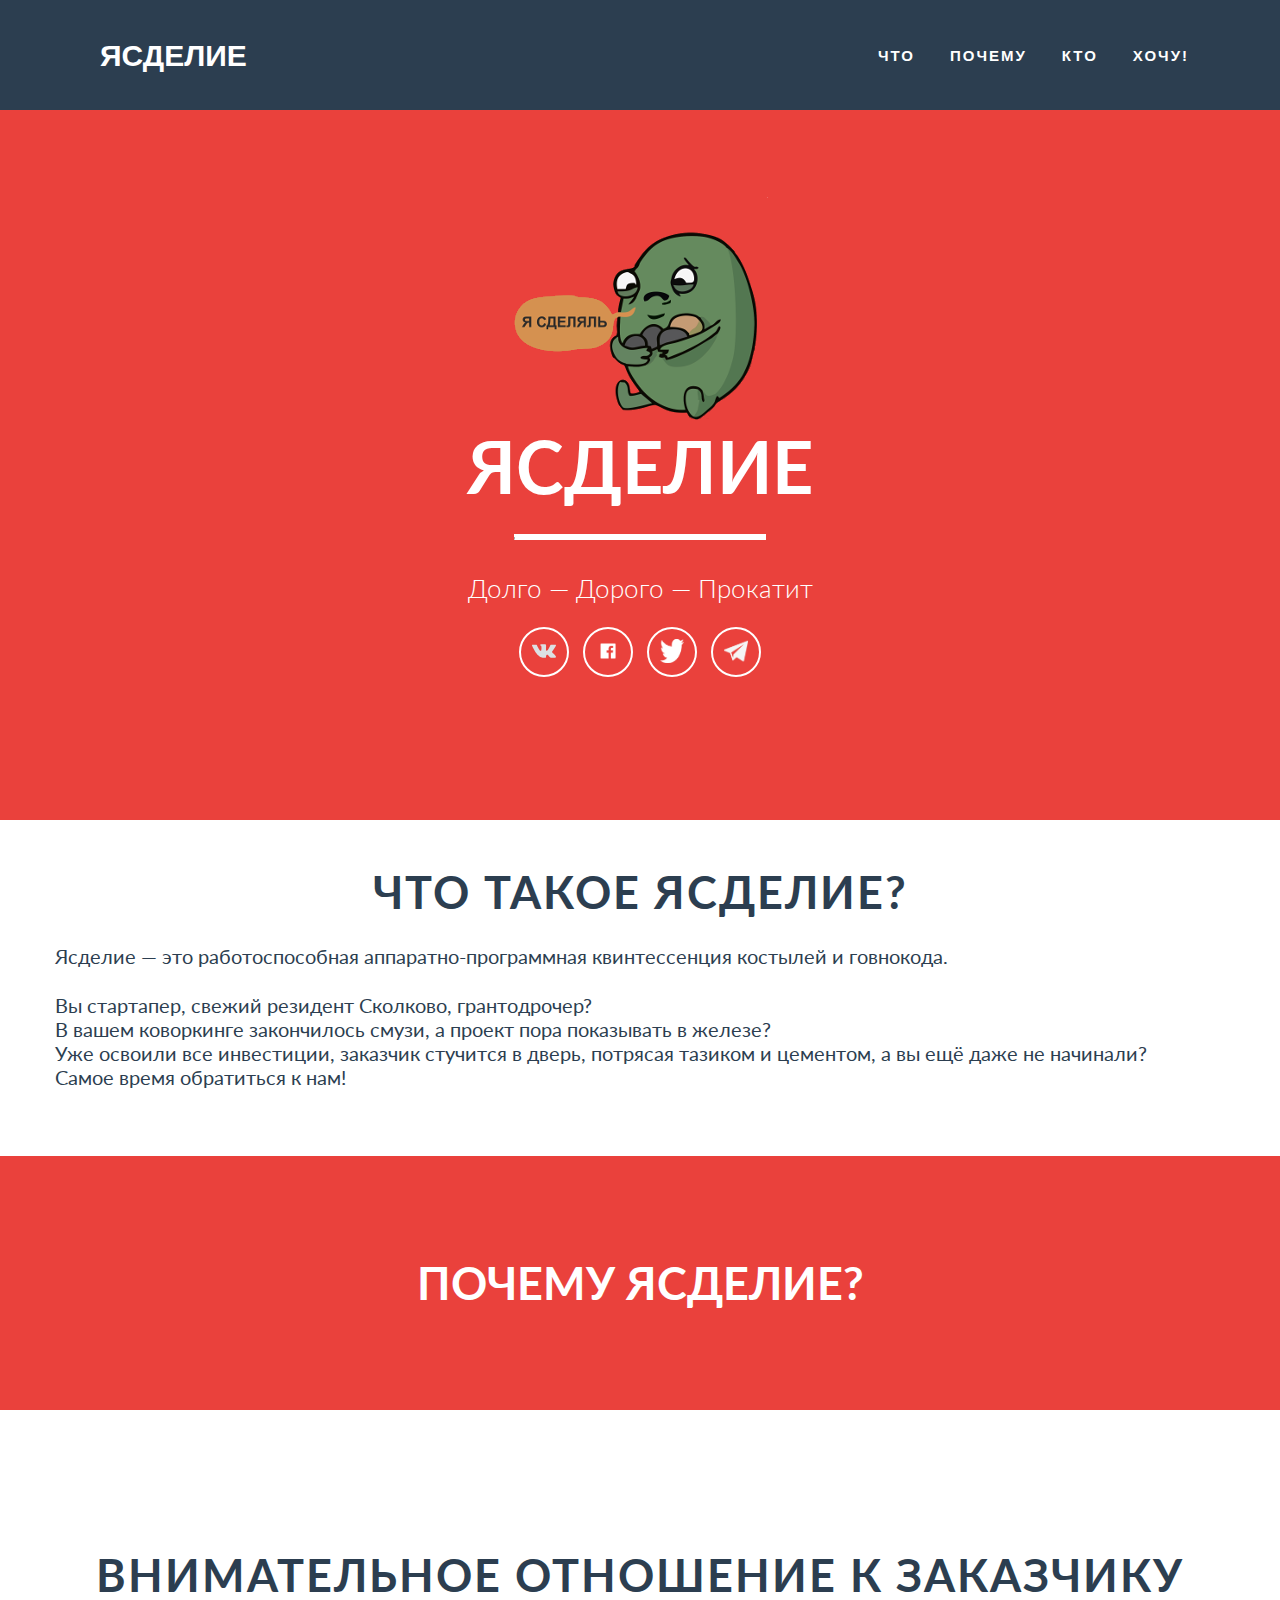
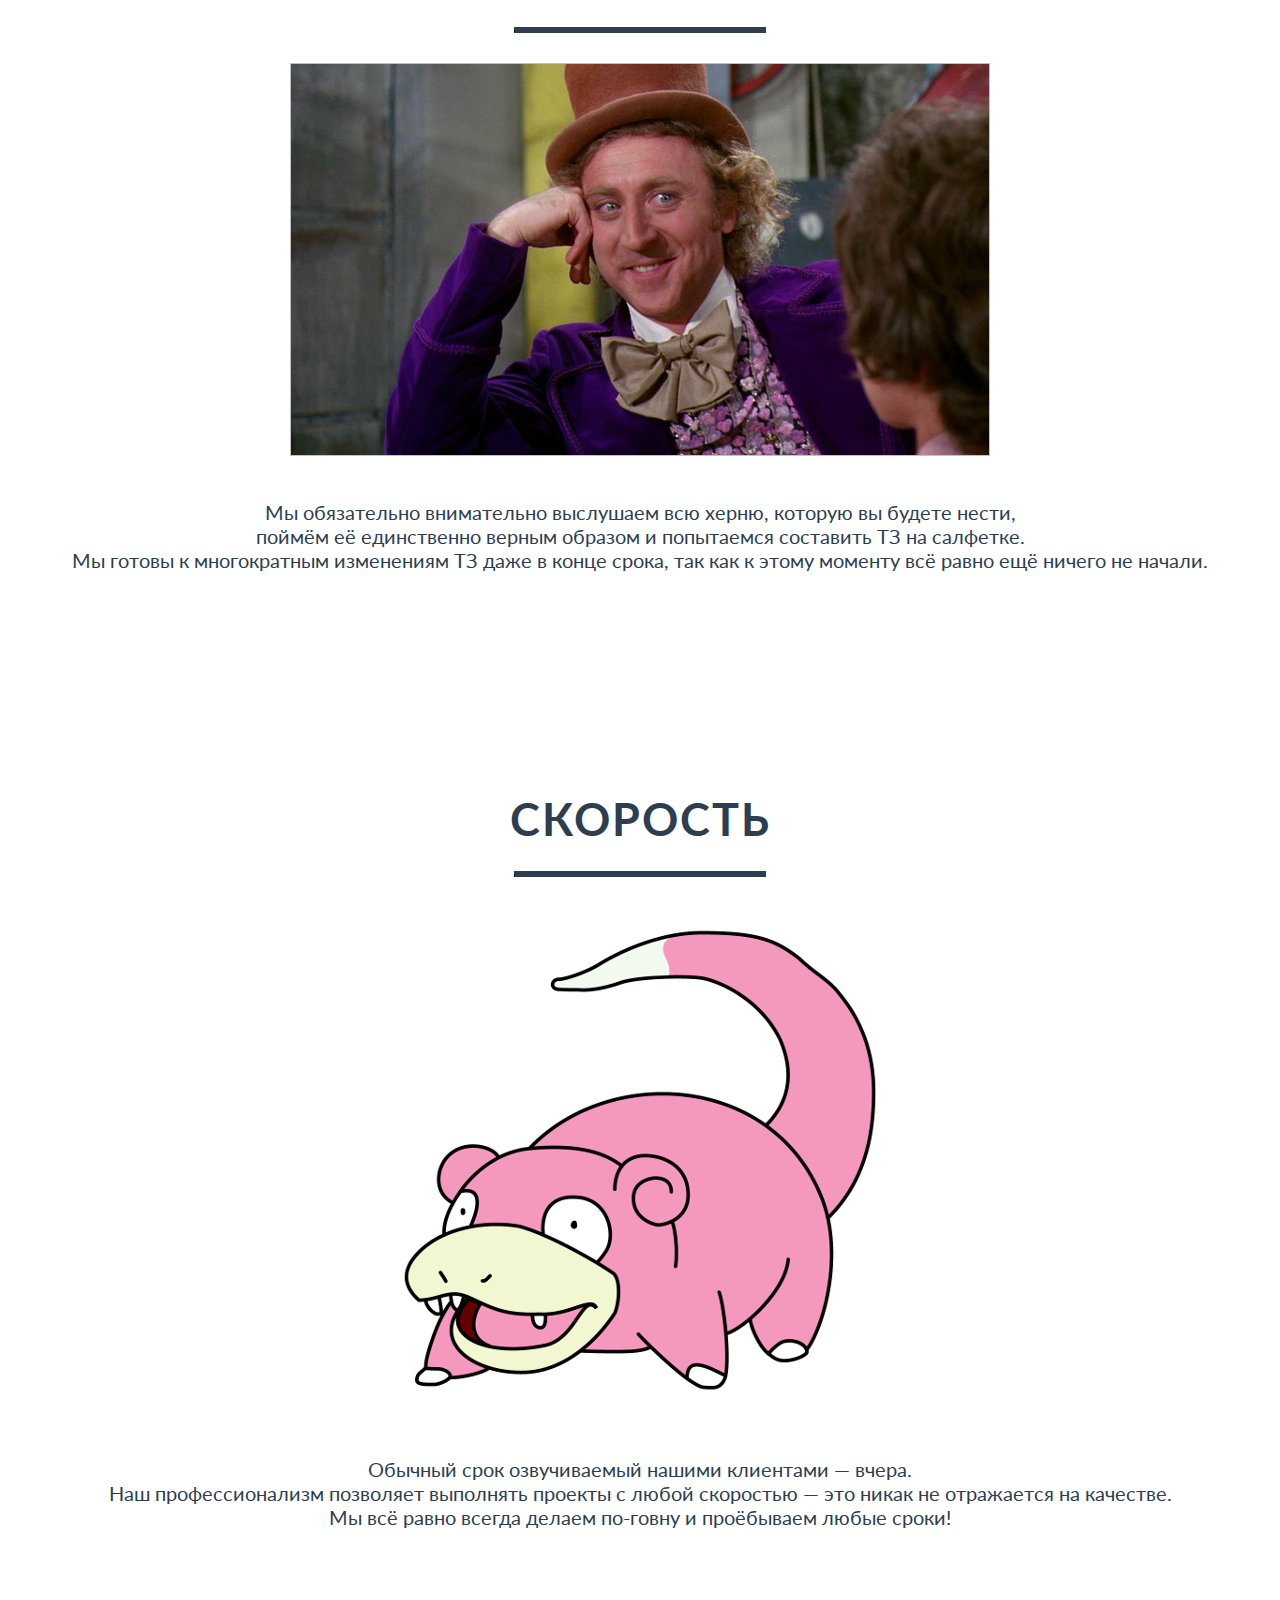
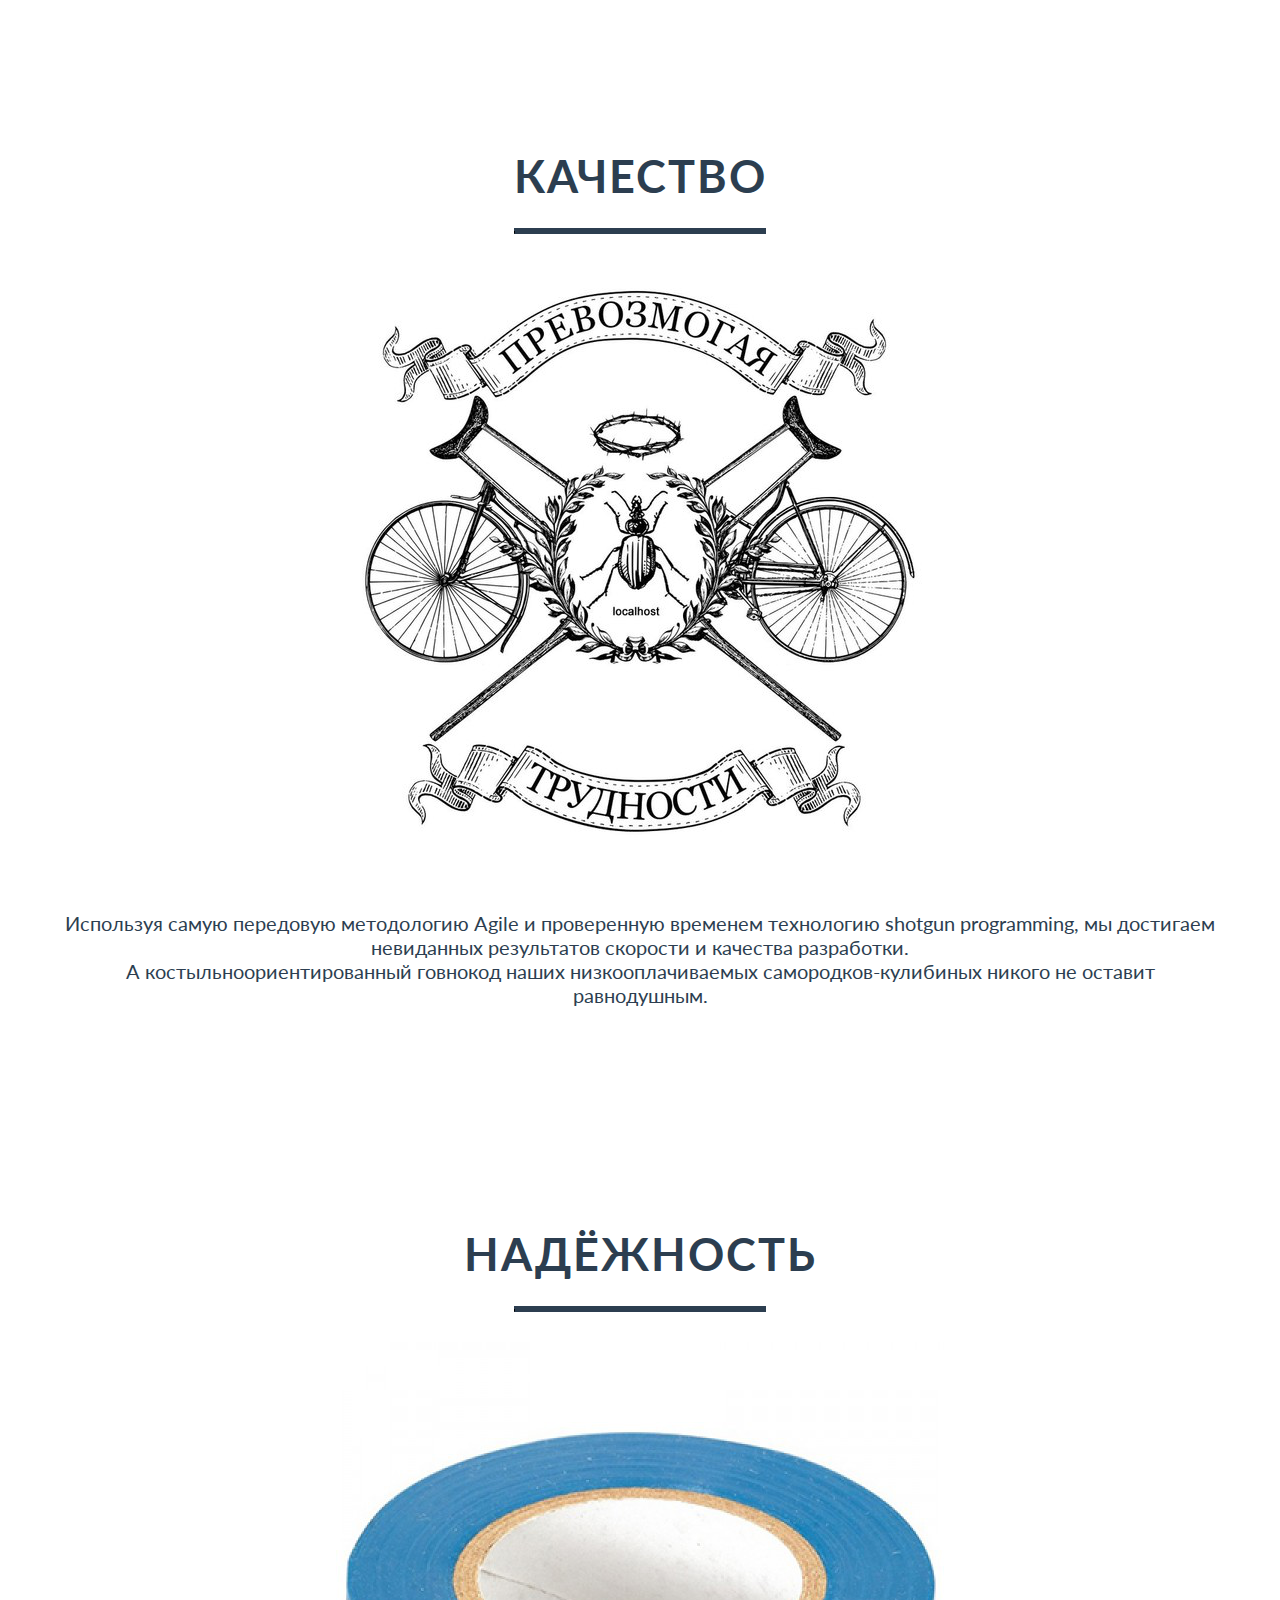
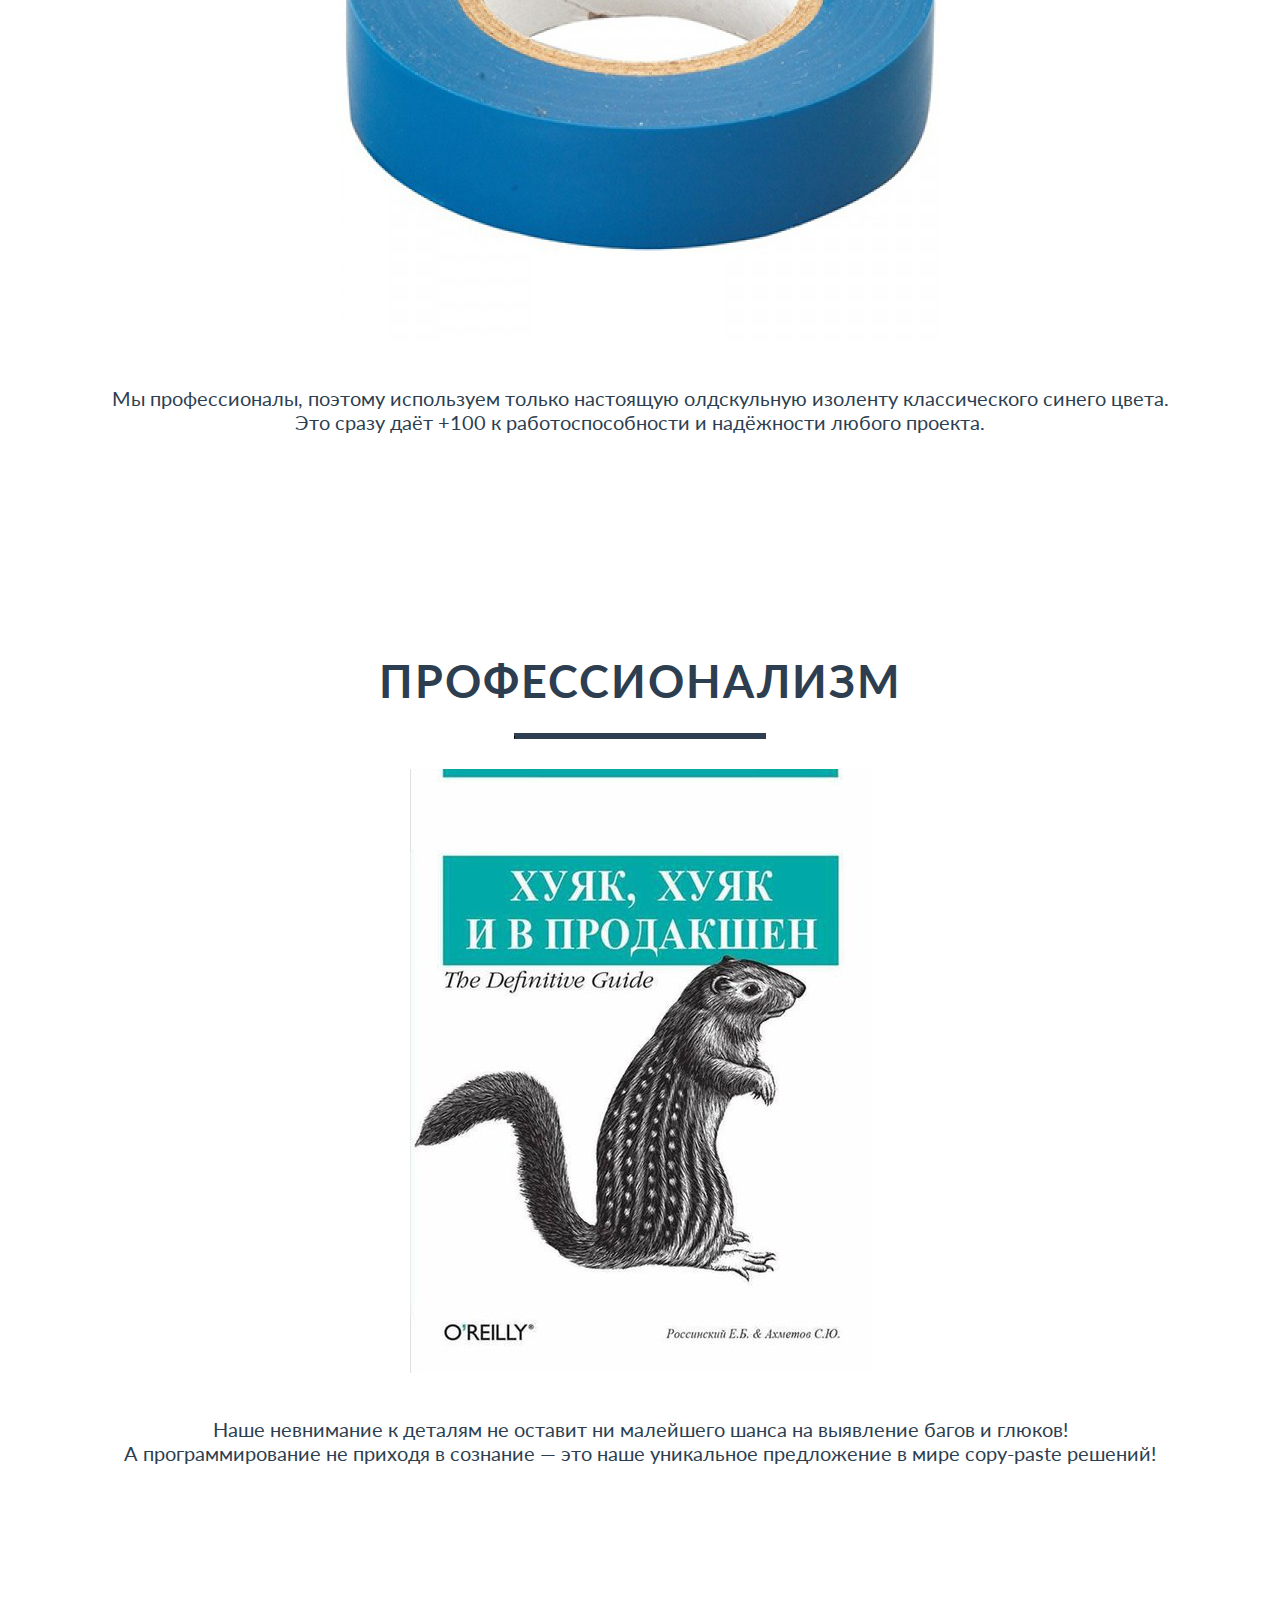
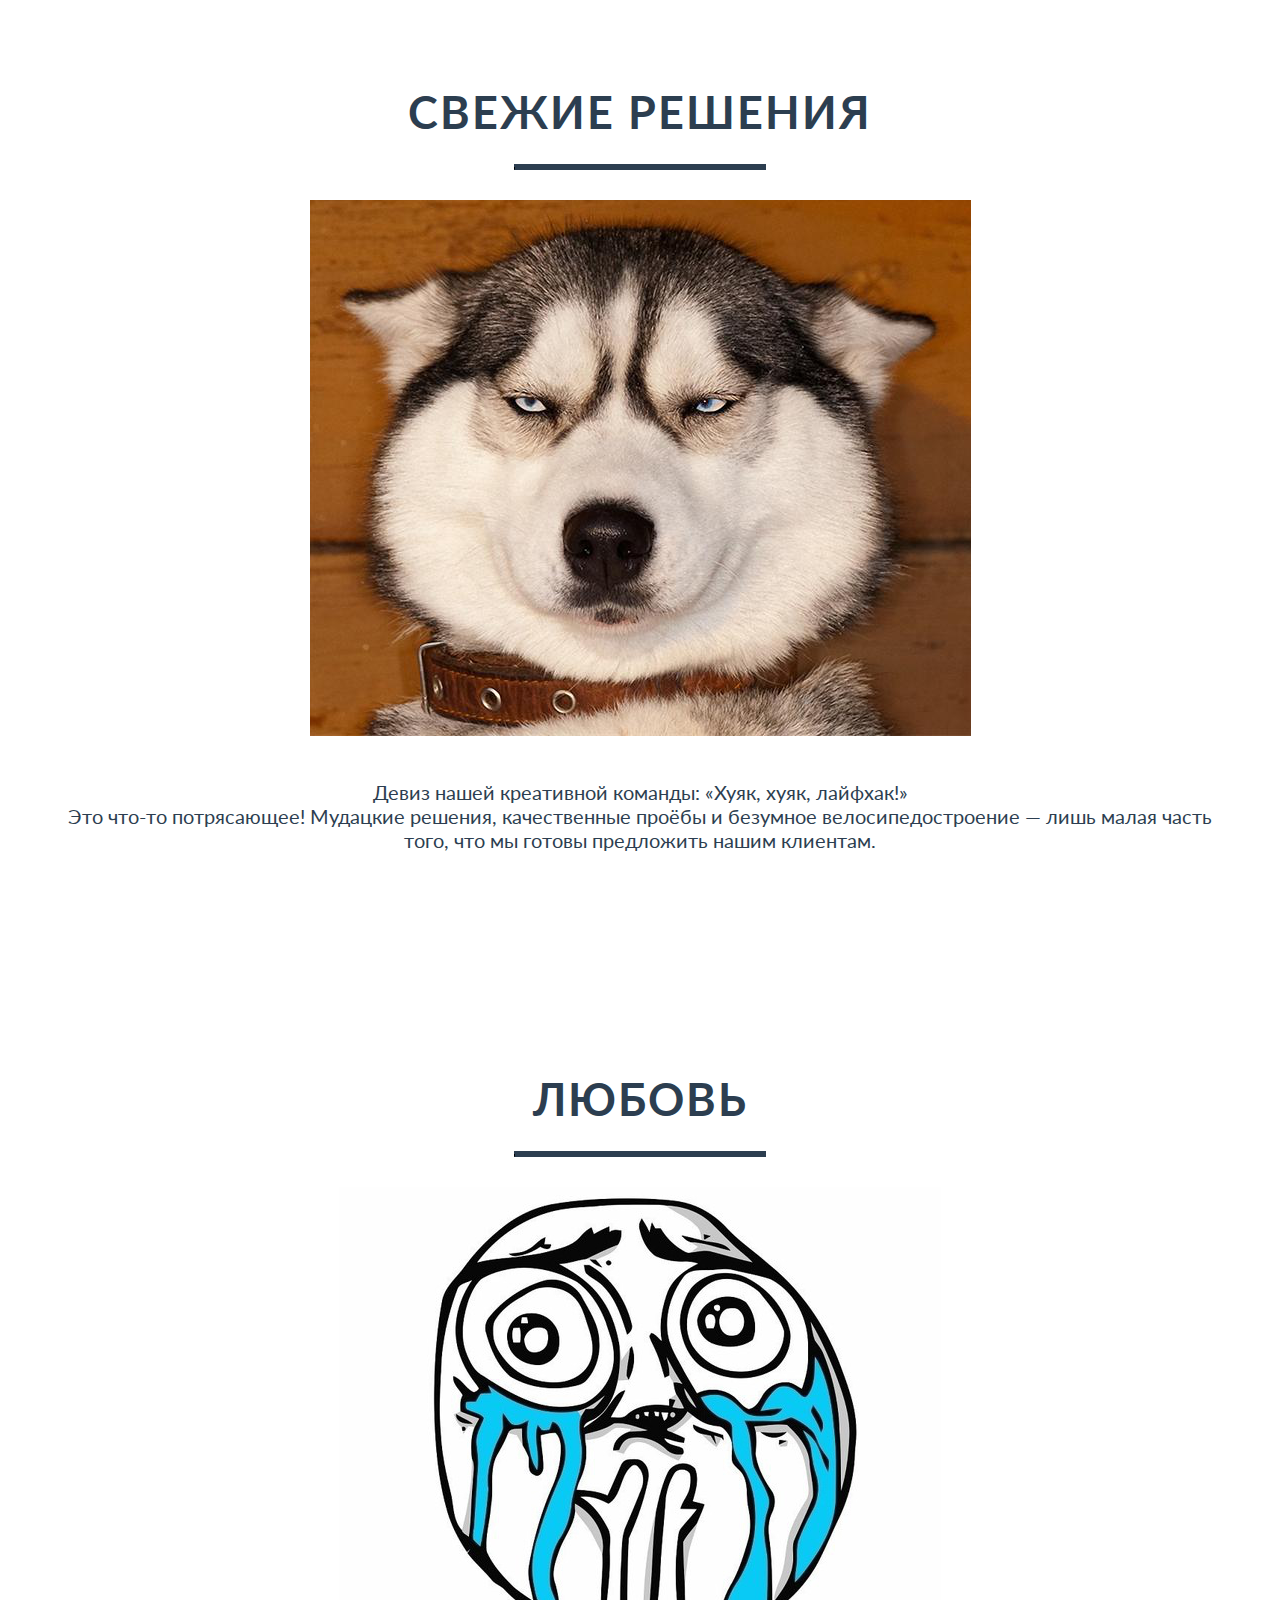
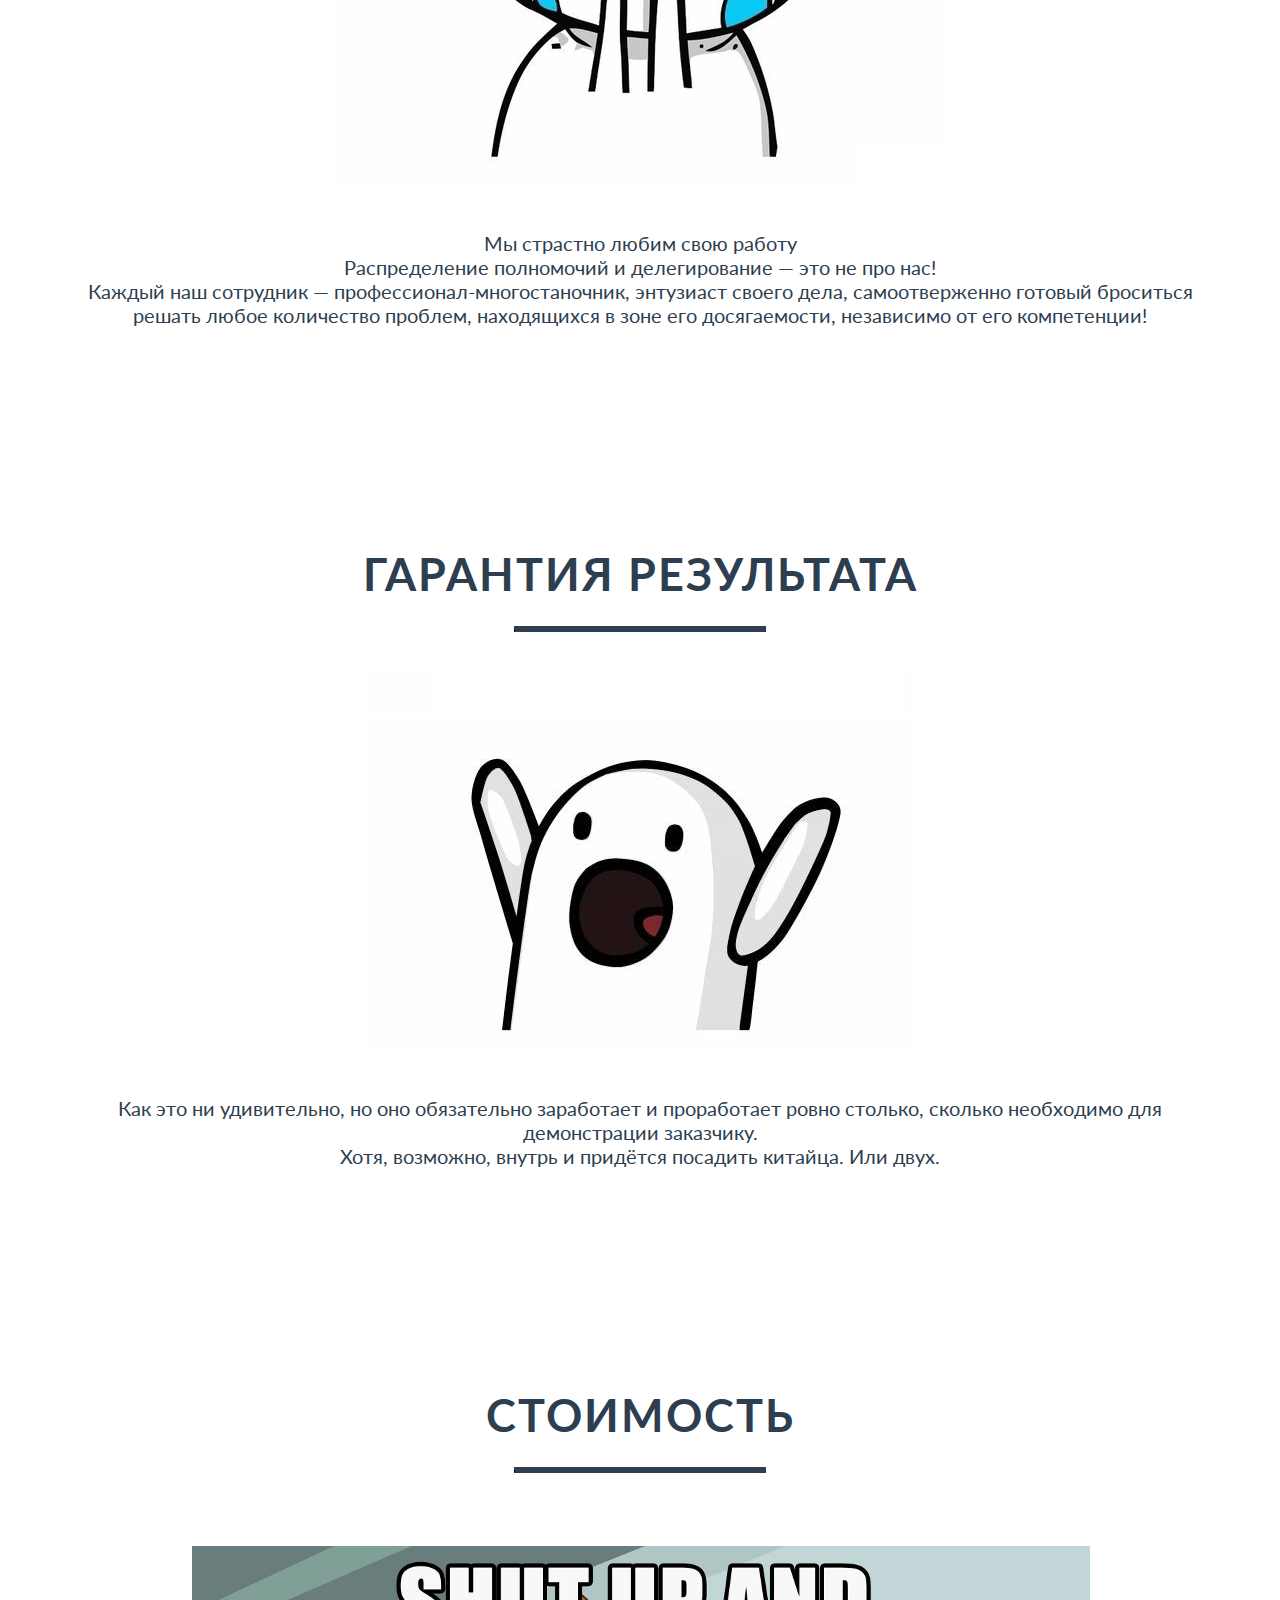
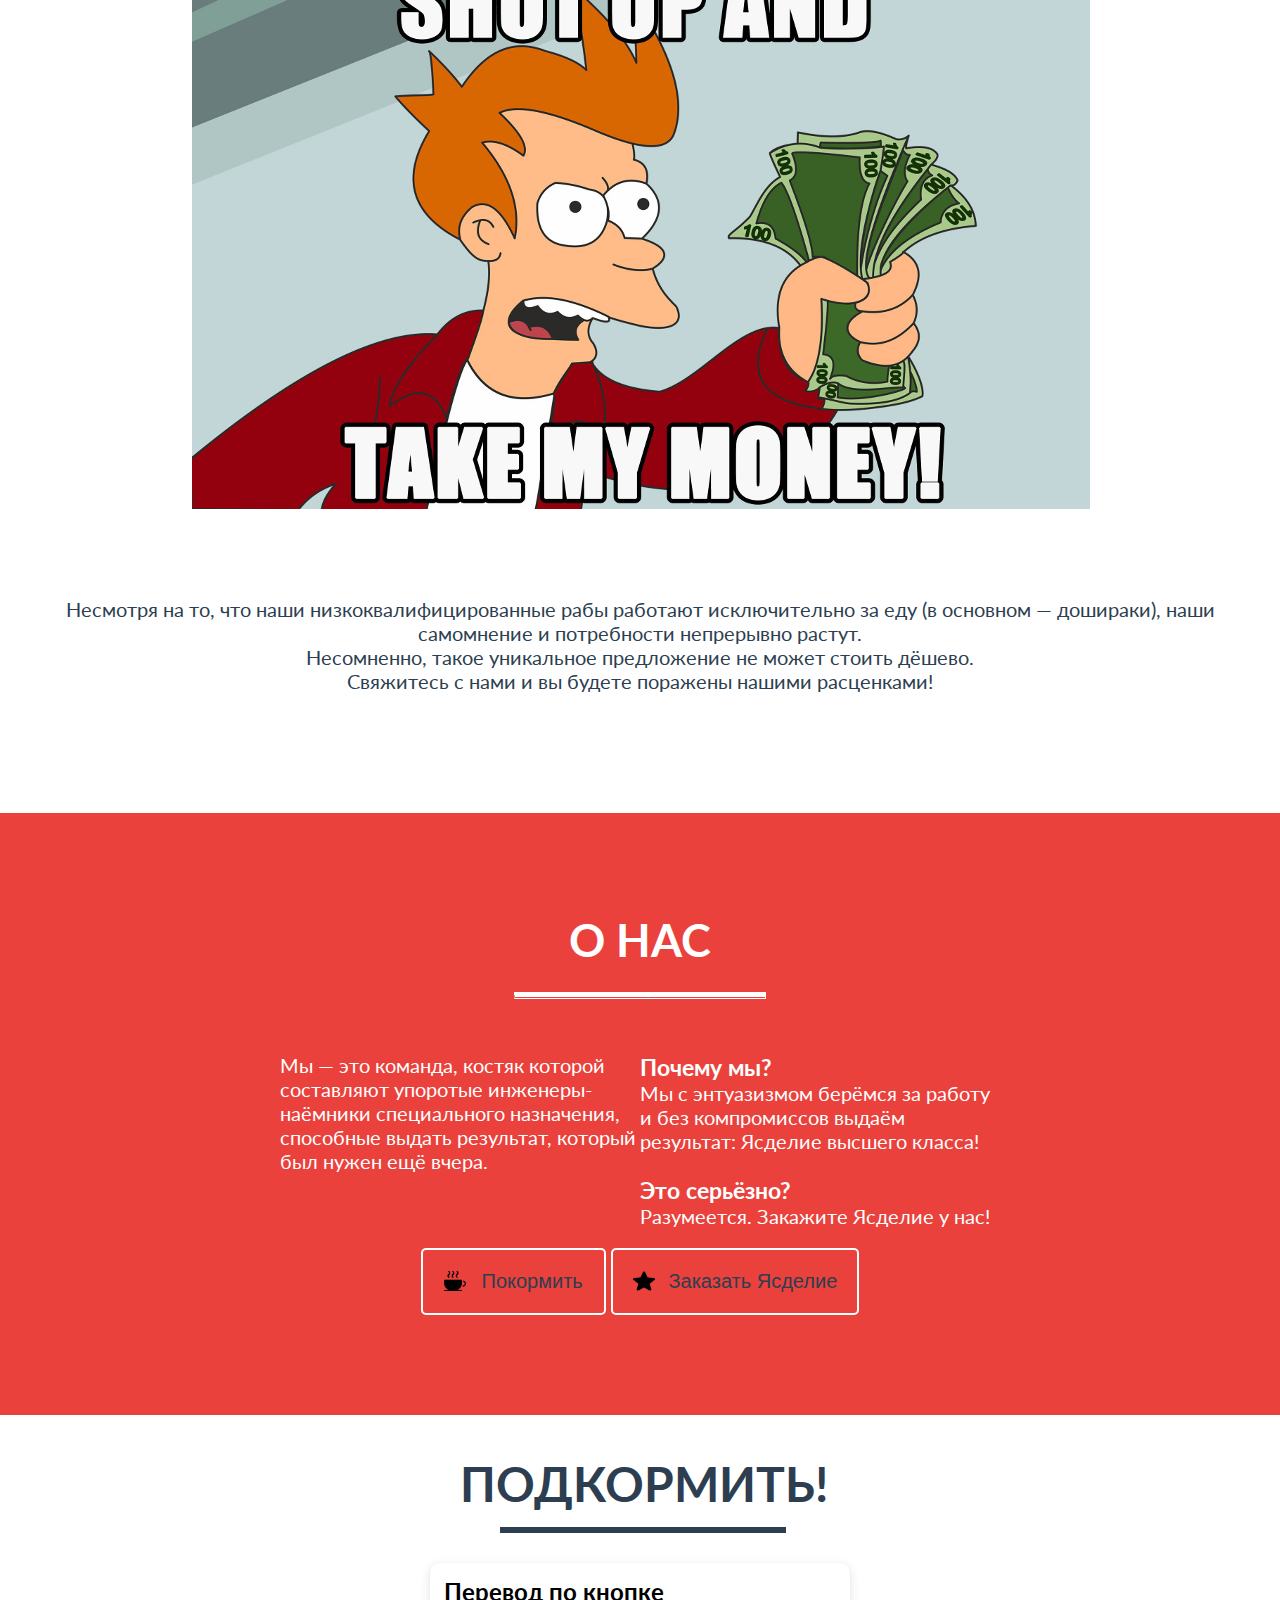
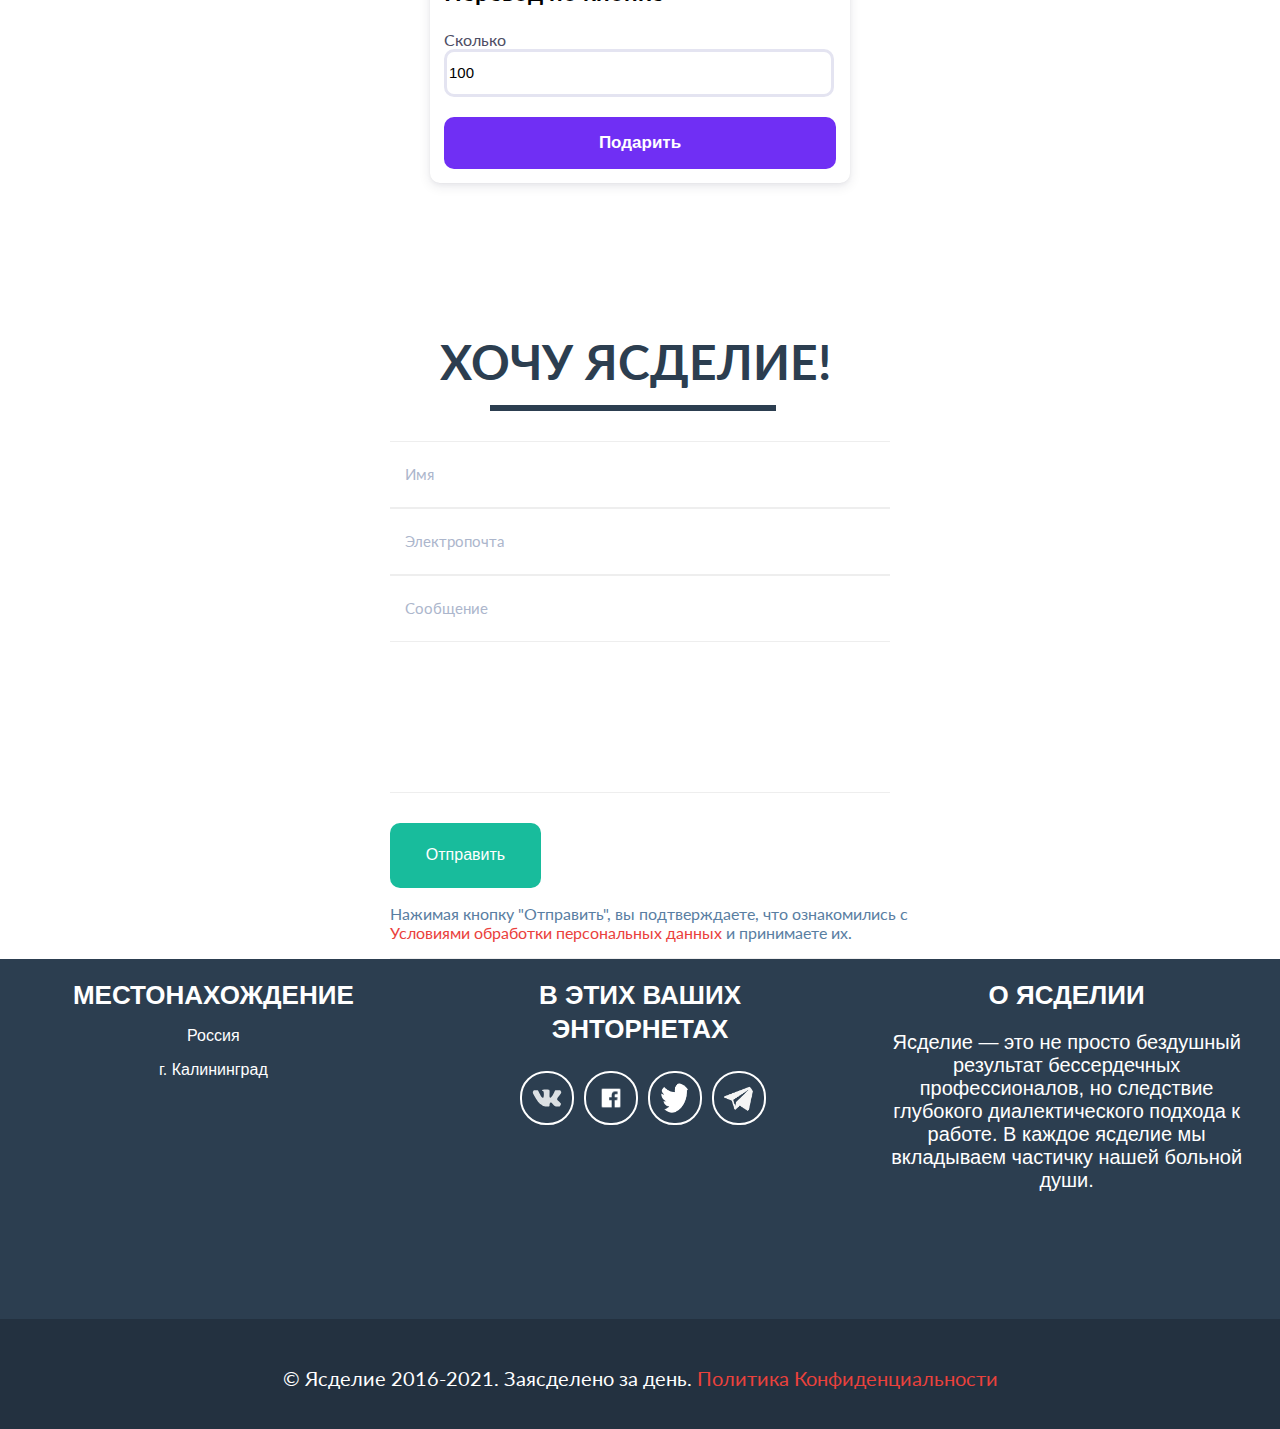
<file: index.html>
<!DOCTYPE html>
<html lang="en">
	<head>
		<meta charset="UTF-8" />
		<meta name="viewport" content="width=device-width, initial-scale=1.0" />
		<title>yasdelie</title>
		<link rel="stylesheet" href="/styles/index.css"/>
    <link rel="stylesheet" href="styles/index.css" />
    <link rel="preconnect" href="https://fonts.googleapis.com">
    <link rel="preconnect" href="https://fonts.gstatic.com" crossorigin>
    <link href="https://fonts.googleapis.com/css2?family=Lato:ital,wght@0,100;0,300;0,400;0,700;0,900;1,100;1,300;1,400;1,700;1,900&family=Roboto:ital,wght@0,100..900;1,100..900&display=swap" rel="stylesheet">
	</head>
	<body class="yasdelie">
		    <header class="yasdelie__header">
            <div class="header-main">
              <button class="header__button-main">Ясделие</button>
              <div class="header__buttons-group">
                <button class="group__button button1">что</button>
                <button class="group__button button2">почему</button>
                <button class="group__button button3">кто</button>
                <button class="group__button button4">хочу!</button>
              </div>
           </div>
           
        </header>
        <section class="header-section">
            <img class="section__image" src="./styles/images/profile.png">
            <div class="section__intro">
              <h2 class="intro__title">
                Ясделие
              </h2>
              <hr class="intro__line line">
              <p class="intro__subtitle">Долго — Дорого — Прокатит</p>
              <div class="intro__buttons">
                <button class="button__intro">
                  <img class="intro__image image-vk" src="./styles/images/vk-social-network-lo.svg">
                </button>
                <button class="button__intro">
                  <img class="intro__image image-f" src="./styles/images/faceb.png">
                </button>
                <button class="button__intro">
                  <img class="intro__image image-twitter" src="./styles/images/twitter.png">
                </button>
                <button class="button__intro">
                  <img class="intro__image image-plane" src="./styles/images/telegram.png">
                </button>
              </div>
            </div>
        </section>
        <section class="yasdelie__whatis">
          <h3 class="whatis__title">Что такое Ясделие?</h3>
          <div class="whatis__text">
            <p class="text__part part1">Ясделие — это работоспособная аппаратно-программная квинтессенция костылей и говнокода.</p>
            <p class="text__part part2">Вы стартапер, свежий резидент Сколково, грантодрочер?</p>
            <p class="text__part part3">В вашем коворкинге закончилось смузи, а проект пора показывать в железе?</p>
            <p class="text__part part4">Уже освоили все инвестиции, заказчик стучится в дверь, потрясая тазиком и цементом, а вы ещё даже не начинали?</p>
            <p class="text__part part5">Самое время обратиться к нам!</p>
          </div>
        </section>
        <section class="yasdelie__why">
          <h2 class="why__title">Почему Ясделие?</h2>
        </section>
        <section class="yasdelie__reasons">
          <div class="reason__yasdelie reason1">
            <h2 class="reason__title">Внимательное отношение к заказчику</h2>
            <hr class="reason__line line">
            <img class="reason__image reason-image1">
            <p class="reason__text">
              <br>Мы обязательно внимательно выслушаем всю херню, которую вы будете нести,
              <br>поймём её единственно верным образом и попытаемся составить ТЗ на салфетке.
              <br>Мы готовы к многократным изменениям ТЗ даже в конце срока, так как к этому моменту всё равно ещё ничего не начали.
            </p>
          </div>
          <div class="reason__yasdelie reason2">
            <h2 class="reason__title">Скорость</h2>
            <hr class="reason__line line">
            <img class="reason__image reason-image2" src="./styles/images/slowpoke.png">
            <p class="reason__text">
              <br>Обычный срок озвучиваемый нашими клиентами — вчера.
              <br>Наш профессионализм позволяет выполнять проекты с любой скоростью — это никак не отражается на качестве.
              <br>Мы всё равно всегда делаем по-говну и проёбываем любые сроки!
            </p>
          </div>
          <div class="reason__yasdelie reason3">
            <h2 class="reason__title">Качество</h2>
            <hr class="reason__line line">
            <img class="reason__image reason-image3" src="./styles/images/prevozmogaya-trudnosti.png">
            <p class="reason__text">
              <br>Используя самую передовую методологию Agile и проверенную временем технологию shotgun programming, мы достигаем
              <br>невиданных результатов скорости и качества разработки.
              <br>А костыльноориентированный говнокод наших низкооплачиваемых самородков-кулибиных никого не оставит
              <br>равнодушным.
            </p>
          </div>
          <div class="reason__yasdelie reason4">
            <h2 class="reason__title">Надёжность</h2>
            <hr class="reason__line line">
            <img class="reason__image reason-image4" src="./styles/images/blue-electrical-tape.png">
            <p class="reason__text">
              <br>Мы профессионалы, поэтому используем только настоящую олдскульную изоленту классического синего цвета.
              <br>Это сразу даёт +100 к работоспособности и надёжности любого проекта.
            </p>
          </div>
          <div class="reason__yasdelie reason5">
            <h2 class="reason__title">Профессионализм</h2>
            <hr class="reason__line line">
            <img class="reason__image reason-image5" src="./styles/images/xujak-xujak-v-production.png">
            <p class="reason__text">
              <br>Наше невнимание к деталям не оставит ни малейшего шанса на выявление багов и глюков!
              <br>А программирование не приходя в сознание — это наше уникальное предложение в мире copy-paste решений!
            </p>
          </div>
          <div class="reason__yasdelie reason6">
            <h2 class="reason__title">Свежие решения</h2>
            <hr class="reason__line line">
            <img class="reason__image reason-image6" src="./styles/images/sibirskiy-haski.png">
            <p class="reason__text">
              <br>Девиз нашей креативной команды: «Хуяк, хуяк, лайфхак!»
              <br>Это что-то потрясающее! Мудацкие решения, качественные проёбы и безумное велосипедостроение — лишь малая часть
              <br>того, что мы готовы предложить нашим клиентам.
            </p>
          </div>
          <div class="reason__yasdelie reason7">
            <h2 class="reason__title">Любовь</h2>
            <hr class="reason__line line">
            <img class="reason__image reason-image7" src="./styles/images/cuteness-overload.png">
            <p class="reason__text">
              <br>Мы страстно любим свою работу
              <br>Распределение полномочий и делегирование — это не про нас!
              <br>Каждый наш сотрудник — профессионал-многостаночник, энтузиаст своего дела, самоотверженно готовый броситься
              <br>решать любое количество проблем, находящихся в зоне его досягаемости, независимо от его компетенции!
            </p>
          </div>
          <div class="reason__yasdelie reason8">
            <h2 class="reason__title">Гарантия результата</h2>
            <hr class="reason__line line">
            <img class="reason__image reason-image8" src="./styles/images/nichosi.png">
            <p class="reason__text">
              <br>Как это ни удивительно, но оно обязательно заработает и проработает ровно столько, сколько необходимо для
              <br>демонстрации заказчику.
              <br>Хотя, возможно, внутрь и придётся посадить китайца. Или двух.
            </p>
          </div>
          <div class="reason__yasdelie reason9">
            <h2 class="reason__title">Стоимость</h2>
            <hr class="reason__line line">
            <img class="reason__image reason-image9" src="./styles/images/shut-up-and-take-my-money.png">
            <p class="reason__text">
              <br>Несмотря на то, что наши низкоквалифицированные рабы работают исключительно за еду (в основном — дошираки), наши
              <br>самомнение и потребности непрерывно растут.
              <br>Несомненно, такое уникальное предложение не может стоить дёшево.
              <br>Свяжитесь с нами и вы будете поражены нашими расценками!
            </p>
          </div>
        </section>
        <section class="yasdelie__about">
          <h2 class="about__title">О нас</h2>
          <hr class="about__line line">
          <div class="about__text-parts">
            <p class="text-part__text1">
              <br>Мы — это команда, костяк которой составляют упоротые инженеры-наёмники специального назначения,
              <br>способные выдать результат, который был нужен ещё вчера.
            </p>
            <div class="text-part__column">
              <div class="column__part column-part1">
                <h3 class="part__title">Почему мы?</h3>
                <p class="part__text">Мы с энтуазизмом берёмся за работу и без компромиссов выдаём результат: Ясделие высшего класса!</p>
              </div>
              <div class="column__part column-part2">
                <h3 class="part__title">Это серьёзно?</h3>
                <p class="part__text">Разумеется. Закажите Ясделие у нас!</p>
              </div>
            </div>
          </div>
          <div class="about__buttons">
            <button class="about__button button-about1">
              <img class="button__image about-img1" src="./styles/images/coffee.png">
              <p class="button__text">Покормить</p>
            </button>
            <button class="about__button button-about2">
              <img class="button__image about-img2" src="./styles/images/star.png">
              <p class="button__text">Заказать Ясделие</p>
            </button>
          </div>
        </section>
        <section class="donate">
          <h2 class="donate-title">ПОДКОРМИТЬ!</h2>
          <div class="vector"></div>
          <div class="borders">
            <h3 class="donate-subtitle">Перевод по кнопке</h3>
            <span class="donate-subtitle-p">Сколько</span> <input class="donate-input" type="text" value="100" />
            <button class="donate-button">Подарить</button>
          </div>
        </section>
    
        <section class="anketa">
          <h2 class="anketa-title">
            ХОЧУ ЯСДЕЛИЕ!
          </h2>
          <div class="vector1"></div>
          <div class="inputss">
            <input class="anketa-input" type="text" value="Имя" onClick="document.getElementsByClassName('anketa-input').value=''">
            <input class="anketa-input" type="text" value="Электропочта">
            <input class="anketa-input" type="text" value="Сообщение">
            <div class="borders-for-button">
              <button class="anketa-button">Отправить</button>
              <p class="anketa-politics">Нажимая кнопку "Отправить", вы подтверждаете, что ознакомились c <a class="anketa-politics-a" href="politics.html">Условиями обработки персональных данных</a> и принимаете их.</p>
            </div>
          </div>
        </section>
        <section class="footer">
          <div class="footer-info"><span class="title-upper">МЕСТОНАХОЖДЕНИЕ</span>
            <p class="footer-info-p1">Россия
              </p>
            <p class="footer-info-p2">г. Калининград</p>
          </div>
          <div class="footer-info"><span class="title-upper">В ЭТИХ ВАШИХ<p class="ppp">ЭНТОРНЕТАХ</p></span>
            <div class="logosss">
              <img class="footer-logo" src="./styles/images/vk-social-network-lo.svg" alt="">
              <img class="footer-logo" src="./styles/images/faceb.png " alt="">
              <img class="footer-logo" src="./styles/images/twitter.png" alt="">
              <img class="footer-logo" src="./styles/images/telegram.png" alt="">
            </div>
          </div>
          <div class="footer-info"><span class="title-upper">О ЯСДЕЛИИ</span>
            <p class="footer-info-p3">Ясделие — это не просто бездушный результат бессердечных профессионалов, но следствие глубокого диалектического подхода к работе. В каждое ясделие мы вкладываем частичку нашей больной души.</p>
          </div>
          
        </section>
        <div class="footer-avtor"><p class="footer-avtor-p">© Ясделие 2016-2021. Заясделено за день.    <a class="footer-avtor-a" href="politics.html">Политика Конфиденциальности</a></p></div>
	</body>
</html>
</file>
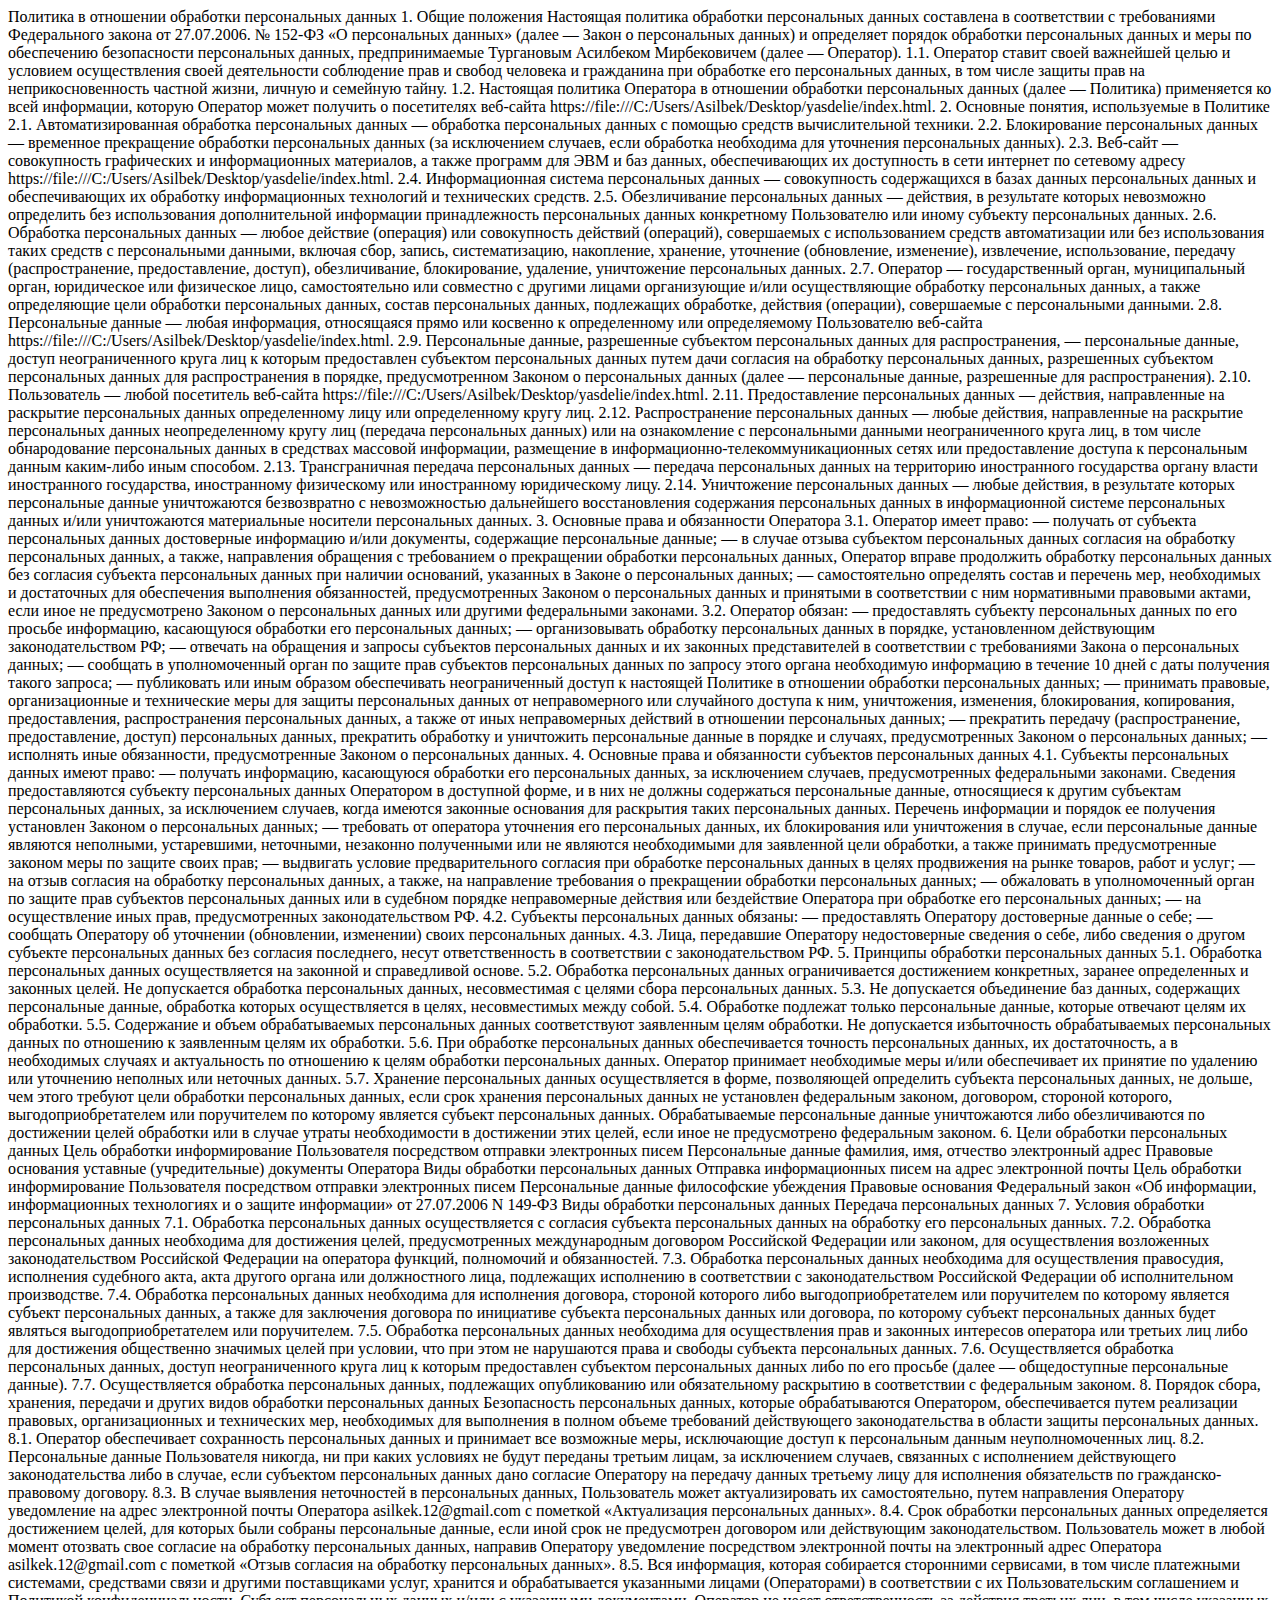
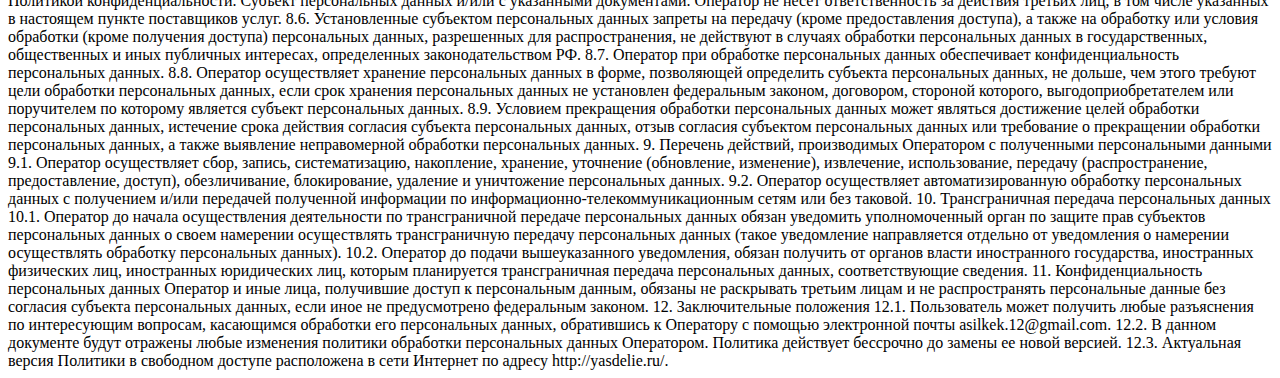
<file: politics.html>
<!DOCTYPE html>
<html lang="en">
<head>
    <meta charset="UTF-8">
    <meta name="viewport" content="width=device-width, initial-scale=1.0">
    <title>Document</title>
</head>
<body>
    Политика в отношении обработки персональных данных
1. Общие положения
Настоящая политика обработки персональных данных составлена в соответствии с требованиями Федерального закона от 27.07.2006. № 152-ФЗ «О персональных данных» (далее — Закон о персональных данных) и определяет порядок обработки персональных данных и меры по обеспечению безопасности персональных данных, предпринимаемые Тургановым Асилбеком Мирбековичем (далее — Оператор).
1.1. Оператор ставит своей важнейшей целью и условием осуществления своей деятельности соблюдение прав и свобод человека и гражданина при обработке его персональных данных, в том числе защиты прав на неприкосновенность частной жизни, личную и семейную тайну.
1.2. Настоящая политика Оператора в отношении обработки персональных данных (далее — Политика) применяется ко всей информации, которую Оператор может получить о посетителях веб-сайта https://file:///C:/Users/Asilbek/Desktop/yasdelie/index.html.
2. Основные понятия, используемые в Политике
2.1. Автоматизированная обработка персональных данных — обработка персональных данных с помощью средств вычислительной техники.
2.2. Блокирование персональных данных — временное прекращение обработки персональных данных (за исключением случаев, если обработка необходима для уточнения персональных данных).
2.3. Веб-сайт — совокупность графических и информационных материалов, а также программ для ЭВМ и баз данных, обеспечивающих их доступность в сети интернет по сетевому адресу https://file:///C:/Users/Asilbek/Desktop/yasdelie/index.html.
2.4. Информационная система персональных данных — совокупность содержащихся в базах данных персональных данных и обеспечивающих их обработку информационных технологий и технических средств.
2.5. Обезличивание персональных данных — действия, в результате которых невозможно определить без использования дополнительной информации принадлежность персональных данных конкретному Пользователю или иному субъекту персональных данных.
2.6. Обработка персональных данных — любое действие (операция) или совокупность действий (операций), совершаемых с использованием средств автоматизации или без использования таких средств с персональными данными, включая сбор, запись, систематизацию, накопление, хранение, уточнение (обновление, изменение), извлечение, использование, передачу (распространение, предоставление, доступ), обезличивание, блокирование, удаление, уничтожение персональных данных.
2.7. Оператор — государственный орган, муниципальный орган, юридическое или физическое лицо, самостоятельно или совместно с другими лицами организующие и/или осуществляющие обработку персональных данных, а также определяющие цели обработки персональных данных, состав персональных данных, подлежащих обработке, действия (операции), совершаемые с персональными данными.
2.8. Персональные данные — любая информация, относящаяся прямо или косвенно к определенному или определяемому Пользователю веб-сайта https://file:///C:/Users/Asilbek/Desktop/yasdelie/index.html.
2.9. Персональные данные, разрешенные субъектом персональных данных для распространения, — персональные данные, доступ неограниченного круга лиц к которым предоставлен субъектом персональных данных путем дачи согласия на обработку персональных данных, разрешенных субъектом персональных данных для распространения в порядке, предусмотренном Законом о персональных данных (далее — персональные данные, разрешенные для распространения).
2.10. Пользователь — любой посетитель веб-сайта https://file:///C:/Users/Asilbek/Desktop/yasdelie/index.html.
2.11. Предоставление персональных данных — действия, направленные на раскрытие персональных данных определенному лицу или определенному кругу лиц.
2.12. Распространение персональных данных — любые действия, направленные на раскрытие персональных данных неопределенному кругу лиц (передача персональных данных) или на ознакомление с персональными данными неограниченного круга лиц, в том числе обнародование персональных данных в средствах массовой информации, размещение в информационно-телекоммуникационных сетях или предоставление доступа к персональным данным каким-либо иным способом.
2.13. Трансграничная передача персональных данных — передача персональных данных на территорию иностранного государства органу власти иностранного государства, иностранному физическому или иностранному юридическому лицу.
2.14. Уничтожение персональных данных — любые действия, в результате которых персональные данные уничтожаются безвозвратно с невозможностью дальнейшего восстановления содержания персональных данных в информационной системе персональных данных и/или уничтожаются материальные носители персональных данных.
3. Основные права и обязанности Оператора
3.1. Оператор имеет право:
— получать от субъекта персональных данных достоверные информацию и/или документы, содержащие персональные данные;
— в случае отзыва субъектом персональных данных согласия на обработку персональных данных, а также, направления обращения с требованием о прекращении обработки персональных данных, Оператор вправе продолжить обработку персональных данных без согласия субъекта персональных данных при наличии оснований, указанных в Законе о персональных данных;
— самостоятельно определять состав и перечень мер, необходимых и достаточных для обеспечения выполнения обязанностей, предусмотренных Законом о персональных данных и принятыми в соответствии с ним нормативными правовыми актами, если иное не предусмотрено Законом о персональных данных или другими федеральными законами.
3.2. Оператор обязан:
— предоставлять субъекту персональных данных по его просьбе информацию, касающуюся обработки его персональных данных;
— организовывать обработку персональных данных в порядке, установленном действующим законодательством РФ;
— отвечать на обращения и запросы субъектов персональных данных и их законных представителей в соответствии с требованиями Закона о персональных данных;
— сообщать в уполномоченный орган по защите прав субъектов персональных данных по запросу этого органа необходимую информацию в течение 10 дней с даты получения такого запроса;
— публиковать или иным образом обеспечивать неограниченный доступ к настоящей Политике в отношении обработки персональных данных;
— принимать правовые, организационные и технические меры для защиты персональных данных от неправомерного или случайного доступа к ним, уничтожения, изменения, блокирования, копирования, предоставления, распространения персональных данных, а также от иных неправомерных действий в отношении персональных данных;
— прекратить передачу (распространение, предоставление, доступ) персональных данных, прекратить обработку и уничтожить персональные данные в порядке и случаях, предусмотренных Законом о персональных данных;
— исполнять иные обязанности, предусмотренные Законом о персональных данных.
4. Основные права и обязанности субъектов персональных данных
4.1. Субъекты персональных данных имеют право:
— получать информацию, касающуюся обработки его персональных данных, за исключением случаев, предусмотренных федеральными законами. Сведения предоставляются субъекту персональных данных Оператором в доступной форме, и в них не должны содержаться персональные данные, относящиеся к другим субъектам персональных данных, за исключением случаев, когда имеются законные основания для раскрытия таких персональных данных. Перечень информации и порядок ее получения установлен Законом о персональных данных;
— требовать от оператора уточнения его персональных данных, их блокирования или уничтожения в случае, если персональные данные являются неполными, устаревшими, неточными, незаконно полученными или не являются необходимыми для заявленной цели обработки, а также принимать предусмотренные законом меры по защите своих прав;
— выдвигать условие предварительного согласия при обработке персональных данных в целях продвижения на рынке товаров, работ и услуг;
— на отзыв согласия на обработку персональных данных, а также, на направление требования о прекращении обработки персональных данных;
— обжаловать в уполномоченный орган по защите прав субъектов персональных данных или в судебном порядке неправомерные действия или бездействие Оператора при обработке его персональных данных;
— на осуществление иных прав, предусмотренных законодательством РФ.
4.2. Субъекты персональных данных обязаны:
— предоставлять Оператору достоверные данные о себе;
— сообщать Оператору об уточнении (обновлении, изменении) своих персональных данных.
4.3. Лица, передавшие Оператору недостоверные сведения о себе, либо сведения о другом субъекте персональных данных без согласия последнего, несут ответственность в соответствии с законодательством РФ.
5. Принципы обработки персональных данных
5.1. Обработка персональных данных осуществляется на законной и справедливой основе.
5.2. Обработка персональных данных ограничивается достижением конкретных, заранее определенных и законных целей. Не допускается обработка персональных данных, несовместимая с целями сбора персональных данных.
5.3. Не допускается объединение баз данных, содержащих персональные данные, обработка которых осуществляется в целях, несовместимых между собой.
5.4. Обработке подлежат только персональные данные, которые отвечают целям их обработки.
5.5. Содержание и объем обрабатываемых персональных данных соответствуют заявленным целям обработки. Не допускается избыточность обрабатываемых персональных данных по отношению к заявленным целям их обработки.
5.6. При обработке персональных данных обеспечивается точность персональных данных, их достаточность, а в необходимых случаях и актуальность по отношению к целям обработки персональных данных. Оператор принимает необходимые меры и/или обеспечивает их принятие по удалению или уточнению неполных или неточных данных.
5.7. Хранение персональных данных осуществляется в форме, позволяющей определить субъекта персональных данных, не дольше, чем этого требуют цели обработки персональных данных, если срок хранения персональных данных не установлен федеральным законом, договором, стороной которого, выгодоприобретателем или поручителем по которому является субъект персональных данных. Обрабатываемые персональные данные уничтожаются либо обезличиваются по достижении целей обработки или в случае утраты необходимости в достижении этих целей, если иное не предусмотрено федеральным законом.
6. Цели обработки персональных данных
Цель обработки	информирование Пользователя посредством отправки электронных писем
Персональные данные	
фамилия, имя, отчество
электронный адрес
Правовые основания	
уставные (учредительные) документы Оператора
Виды обработки персональных данных	
Отправка информационных писем на адрес электронной почты
Цель обработки	информирование Пользователя посредством отправки электронных писем
Персональные данные	
философские убеждения
Правовые основания	
Федеральный закон «Об информации, информационных технологиях и о защите информации» от 27.07.2006 N 149-ФЗ
Виды обработки персональных данных	
Передача персональных данных
7. Условия обработки персональных данных
7.1. Обработка персональных данных осуществляется с согласия субъекта персональных данных на обработку его персональных данных.
7.2. Обработка персональных данных необходима для достижения целей, предусмотренных международным договором Российской Федерации или законом, для осуществления возложенных законодательством Российской Федерации на оператора функций, полномочий и обязанностей.
7.3. Обработка персональных данных необходима для осуществления правосудия, исполнения судебного акта, акта другого органа или должностного лица, подлежащих исполнению в соответствии с законодательством Российской Федерации об исполнительном производстве.
7.4. Обработка персональных данных необходима для исполнения договора, стороной которого либо выгодоприобретателем или поручителем по которому является субъект персональных данных, а также для заключения договора по инициативе субъекта персональных данных или договора, по которому субъект персональных данных будет являться выгодоприобретателем или поручителем.
7.5. Обработка персональных данных необходима для осуществления прав и законных интересов оператора или третьих лиц либо для достижения общественно значимых целей при условии, что при этом не нарушаются права и свободы субъекта персональных данных.
7.6. Осуществляется обработка персональных данных, доступ неограниченного круга лиц к которым предоставлен субъектом персональных данных либо по его просьбе (далее — общедоступные персональные данные).
7.7. Осуществляется обработка персональных данных, подлежащих опубликованию или обязательному раскрытию в соответствии с федеральным законом.
8. Порядок сбора, хранения, передачи и других видов обработки персональных данных
Безопасность персональных данных, которые обрабатываются Оператором, обеспечивается путем реализации правовых, организационных и технических мер, необходимых для выполнения в полном объеме требований действующего законодательства в области защиты персональных данных.
8.1. Оператор обеспечивает сохранность персональных данных и принимает все возможные меры, исключающие доступ к персональным данным неуполномоченных лиц.
8.2. Персональные данные Пользователя никогда, ни при каких условиях не будут переданы третьим лицам, за исключением случаев, связанных с исполнением действующего законодательства либо в случае, если субъектом персональных данных дано согласие Оператору на передачу данных третьему лицу для исполнения обязательств по гражданско-правовому договору.
8.3. В случае выявления неточностей в персональных данных, Пользователь может актуализировать их самостоятельно, путем направления Оператору уведомление на адрес электронной почты Оператора asilkek.12@gmail.com с пометкой «Актуализация персональных данных».
8.4. Срок обработки персональных данных определяется достижением целей, для которых были собраны персональные данные, если иной срок не предусмотрен договором или действующим законодательством.
Пользователь может в любой момент отозвать свое согласие на обработку персональных данных, направив Оператору уведомление посредством электронной почты на электронный адрес Оператора asilkek.12@gmail.com с пометкой «Отзыв согласия на обработку персональных данных».
8.5. Вся информация, которая собирается сторонними сервисами, в том числе платежными системами, средствами связи и другими поставщиками услуг, хранится и обрабатывается указанными лицами (Операторами) в соответствии с их Пользовательским соглашением и Политикой конфиденциальности. Субъект персональных данных и/или с указанными документами. Оператор не несет ответственность за действия третьих лиц, в том числе указанных в настоящем пункте поставщиков услуг.
8.6. Установленные субъектом персональных данных запреты на передачу (кроме предоставления доступа), а также на обработку или условия обработки (кроме получения доступа) персональных данных, разрешенных для распространения, не действуют в случаях обработки персональных данных в государственных, общественных и иных публичных интересах, определенных законодательством РФ.
8.7. Оператор при обработке персональных данных обеспечивает конфиденциальность персональных данных.
8.8. Оператор осуществляет хранение персональных данных в форме, позволяющей определить субъекта персональных данных, не дольше, чем этого требуют цели обработки персональных данных, если срок хранения персональных данных не установлен федеральным законом, договором, стороной которого, выгодоприобретателем или поручителем по которому является субъект персональных данных.
8.9. Условием прекращения обработки персональных данных может являться достижение целей обработки персональных данных, истечение срока действия согласия субъекта персональных данных, отзыв согласия субъектом персональных данных или требование о прекращении обработки персональных данных, а также выявление неправомерной обработки персональных данных.
9. Перечень действий, производимых Оператором с полученными персональными данными
9.1. Оператор осуществляет сбор, запись, систематизацию, накопление, хранение, уточнение (обновление, изменение), извлечение, использование, передачу (распространение, предоставление, доступ), обезличивание, блокирование, удаление и уничтожение персональных данных.
9.2. Оператор осуществляет автоматизированную обработку персональных данных с получением и/или передачей полученной информации по информационно-телекоммуникационным сетям или без таковой.
10. Трансграничная передача персональных данных
10.1. Оператор до начала осуществления деятельности по трансграничной передаче персональных данных обязан уведомить уполномоченный орган по защите прав субъектов персональных данных о своем намерении осуществлять трансграничную передачу персональных данных (такое уведомление направляется отдельно от уведомления о намерении осуществлять обработку персональных данных).
10.2. Оператор до подачи вышеуказанного уведомления, обязан получить от органов власти иностранного государства, иностранных физических лиц, иностранных юридических лиц, которым планируется трансграничная передача персональных данных, соответствующие сведения.
11. Конфиденциальность персональных данных
Оператор и иные лица, получившие доступ к персональным данным, обязаны не раскрывать третьим лицам и не распространять персональные данные без согласия субъекта персональных данных, если иное не предусмотрено федеральным законом.
12. Заключительные положения
12.1. Пользователь может получить любые разъяснения по интересующим вопросам, касающимся обработки его персональных данных, обратившись к Оператору с помощью электронной почты asilkek.12@gmail.com.
12.2. В данном документе будут отражены любые изменения политики обработки персональных данных Оператором. Политика действует бессрочно до замены ее новой версией.
12.3. Актуальная версия Политики в свободном доступе расположена в сети Интернет по адресу http://yasdelie.ru/.
</body>
</html>
</file>
<file: styles/index.css>
.yasdelie{
    font-family: "Lato", "Helvetica Neue", Helvetica, Arial, sans-serif;
    margin: 0;
    width: 100%;
    overflow-x: hidden;
}
.yasdelie__header{
    height: 110px;
    width: 100%;
    background-color: #2c3e50;
    margin-right: 0;
    margin-left: 0;
    display: flex;
    justify-content: center;
    position: fixed;
}

.header-main{
    width: 1140px;
    display: flex;
    flex-direction: row;
    justify-content: space-between;
    align-items: center;
}
.header__button-main{
    color: #ffffff;
    font-size: 30px;
    line-height: 21px;
    background: none;
    cursor: pointer;
    text-transform: uppercase;
    font-weight: 700;
    padding: 19.5px 15px;
    border: none;
    margin-left: 15px;
}
.header__button-main:hover{
    color:#18bc9c;
}
.header__buttons-group{
    display: flex;
    margin-right: 15px;
    
    width: 323px;
    justify-content: space-between;
}
.group__button{
    color: #ffffff;
    font-size: 15px;
    line-height: 21px;
    background: none;
    cursor: pointer;
    text-transform: uppercase;
    font-weight: 700;
    border: none;
    letter-spacing: 2px;
}
.group__button:hover{
    color:#18bc9c;
}
.header-section{
    background: #EA413C;
    height:820px ;
    width: 100%;
    display: flex;
    align-items: center;
    flex-direction: column;
    justify-content: center;
}
.section__image {
    width: 256px;
    height: 226px;
}
.section__intro {
    display: flex;
    height: 200px;
    width: 1140px;
    flex-direction: column;
    align-items: center;
}
.intro__title {
    text-transform: uppercase;
    font-size: 72px;
    color: #ffffff;
    font-weight: 700;
    margin: 0;
    height: 101px;
    text-align: center;
}
.line{
    margin-top: 25px;
    margin-bottom: 30px;
    padding: 0;
    max-width: 250px;
    border-top: solid 5px;
    text-align: center;
    border-color: #fff;
}
.line:after{
    content: "\f005";
    display: inline-block;
    position: relative;
    top: -.8em;
    padding: 0 .25em;
    font-size: 2em;
    width: 250px;
}
.intro__subtitle {
    color: #ffffff;
    font-size: 26.25px;
    font-weight: 300;
    line-height: 1.42857143;
    height: 31px;
    margin-top: 0;
}

.button__intro {
    width: 50px;
    height: 50px;
    border: 2px solid #fff;
    background-color: #EA413C;
    border-radius: 30px;
    margin-left: 5px;
    margin-right: 5px;
    cursor: pointer;
    transition: 0.2s;
}
.button__intro:hover{
    background-color: #fff;
}
.intro__image {
    width: 24px;
    height:24px;
    background-size: contain;
    background-repeat: no-repeat;
    border: none;
}

.yasdelie__whatis{
    width: 100%;
}
.whatis__title {
    font-size:45px ;
    text-transform: uppercase;
    font-weight: 700;
    color: #2c3e50;
    text-align: center;
    margin-bottom: 0;
    letter-spacing: 2px;
}
.whatis__text {
    width: 1170px;
    display: flex;
    margin: auto;
    height: 200px;
    font-size: 20px;
    color: #2c3e50;
    flex-direction: column;
    align-items: flex-start;
}
.text__part {
    text-align: center;
    margin-top: 0;
    margin-bottom: 0;
}
.part1 {
    margin-top: 25px;
    margin-bottom: 25px;
}
.yasdelie__why {
    background: #EA413C;

}
.why__title {
    color: #fff;
    text-transform: uppercase;
    font-size: 45px;
    text-align: center;
    padding-top: 100px;
    padding-bottom:100px ;
}
.reason__yasdelie {
    width: 100%;
    display: flex;
    flex-direction: column;
    align-items: center;
    padding-top: 100px;
    padding-bottom: 100px;
}

.reason__title {
    text-transform: uppercase;
    color: #2c3e50;
    font-size: 45px;
    letter-spacing: 2px;
    margin: 0;
}
.reason__line {
    border-color: #2c3e50;
    height: 0;
    margin: 25px auto 30px;
}

.reason__image {
    background-size: contain;
    background-repeat: no-repeat;
    border: hidden;
}
.reason-image1 {
    background-image: url(./images/nu-davay.png);
    width: 700px;
    height:393px;
}
.reason-image2{
    width: 900px;
    height: 506px;
}
.reason-image3{
    width: 604px;
    height: 603px;
}
.reason-image4{
    width: 800px;
    height: 600px;
}
.reason-image5{
    width: 461px;
    height: 604px;
}
.reason-image6{
    width:661px ;
    height:536px ;
}
.reason-image7{
    width: 602px;
    height:600px ;
}
.reason-image8{
    width: 544px;
    height: 390px;
}
.reason-image9{
    width: 900px;
    height: 650px;
}
.reason__text {
    font-size: 20px;
    text-align: center;
    color: #2c3e50;
}
.yasdelie__about {
    background: #EA413C;
    display: flex;
    color: #fff;
    flex-direction: column;
    align-items: center;
    width: 100%;
    height:402px;
    padding-top: 100px;
    padding-bottom: 100px;
}
.about__title {
    text-transform: uppercase;
    font-weight: 700;
    font-size: 45px;
    margin: 0;
}
.about__text-parts {
    font-size: 20px;
    display: flex;
    width: 1170px;
    justify-content: center;
}
.text-part__text1 {
    width: 360px;
    height: 142px;
    margin-bottom: 10.5px;
    margin-top: 0;
}
.text-part__column {
    width: 360px;
}
.part__title{
    margin-bottom: 0;
}
.part__text{
    margin-top: 0;
}
.about__buttons{
    display: flex;
    justify-content: center;
    width: 780px;
}
.about__button{
    color: #2c3e50;
    font-size: 20px;
    background-color: #EA413C;
    border: 2px solid #fff;
    border-radius: 5px;
    height: 66.66px;
    display: flex;
    flex-direction: row;
    align-items: center;
    justify-content: space-evenly;
    cursor: pointer;
    transition: 0.3s;
}
.about__button:hover{
    background-color: #fff;
}
.button-about1{
    width: 185px;
}
.button-about2{
    width: 248px;
    margin-left: 5px;
}
.button__image{
    width: 22px;
    height:20px;
}

.donate {
    width: 420px;
    margin: auto;
  }
  
  .donate-title {
    font-size: 3em;
    font-weight: 700;
    color: #2c3e50;
    margin-left: 30px;
    margin-bottom: 15px;
  }
  
  .donate-subtitle {
    font-size: 24px;
    margin-top: 0px;
  }
  
  .vector {
    border: 3px solid #2c3e50;
    width: 280px;
    margin-left: 70px;
  }
  
  .donate-input {
    width: 380px;
    height: 40px;
    border-radius: 10px;
    border: 3px solid #e4e4f1;
    cursor: text;
    font-size: 15px;
  }
  
  .donate-subtitle-p {
    color: #4d4d64;
  }
  
  .donate-button {
    width: 100%;
    height: 52px;
    background: #702ff4;
    border: none;
    margin-top: 20px;
    border-radius: 10px;
    color: white;
    font-size: 17px;
    font-weight: bold;
    transition: 0.2s;
    cursor: pointer;
  }
  
  .donate-button:hover {
    background: #4a0bcb;
  }
  
  .donate-button:active {
    background: #702ff4;
    border: none;
  }
  
  .borders{
    margin-top: 30px;
    padding: 14px 14px 14px 14px;
    box-shadow: 0 0 2px 0 rgba(0, 8, 50, 0.04), 0 2px 4px 0 rgba(0, 8, 50, 0.04), 0 3px 12px 1px rgba(0, 8, 50, 0.08);
    border-radius: 10px;
  }
  
  .anketa{
    margin: auto;
    width: 500px;
    margin-top: 150px;
  }
  
  .anketa-title{
    font-size: 3em;
    font-weight: 700;
    color: #2c3e50;
    margin-left: 50px;
    margin-bottom: 15px;
  }
  
  .vector1{
    border: 3px solid #2c3e50;
    width: 280px;
    margin-left: 100px;
  }
  
  .inputss{
    margin-top: 30px;
  }
  
  .anketa-input{
    width: 470px;
    height: 45px;
    padding: 10px 15px;
    font-size: 15px;
    line-height: 1.42;
    font-family: "Lato", "Helvetica Neue", Helvetica, Arial, sans-serif;
    border-bottom: 1px solid #eee;
    border-top: 1px solid #eee;
    border-left: none;
    border-right: none;
    color: #ACB6CC;
    cursor: text;
  }
  
  .anketa-button{
    background: #18BC9C;
    border: none;
    cursor: pointer;
    width: 151px;
    height: 65px;
    margin-top: 30px;
    border-radius: 10px;
    font-size: 16px;
    color: white;
  }
  
  .borders-for-button{
    border-top: 1px solid #eee;
    border-bottom: 1px solid #eee;
    margin-top: 150px;
  }
  
  .anketa-politics{
    font-family: "Lato", "Helvetica Neue", Helvetica, Arial, sans-serif;
    width: 560px;
    color: #597ea2;
  }
  
  .anketa-politics-a{
    color: #EA413C;
    text-decoration: none;
  }
  
  .anketa-politics-a:hover{
    text-decoration: underline;
  }
  
  .footer{
    background: #2C3E50;
    width: 100%;
    height: 360px;
    color: white;
    font-family: Montserrat, "Helvetica Neue", Helvetica, Arial, sans-serif;
    display: flex;
  }
  
  .footer-info{
    height: 360px;
    width: 380px;
    text-align: center;
    margin: auto;
    margin-top: 21px;
  }
  
  .title-upper{
    text-transform: uppercase;
    font-weight: 700;
    font-size: 26px;
  }
  
  .footer-logo{
    width: 30px;
    height: 30px;
    border: 1px solid white;
    border: 2px solid white;
    border-radius: 26px;
    padding: 10px;
    margin-bottom: -50px;
    margin-left: 10px;
  
  }
  
  .ppp{
    margin-top: 3px;
  }
  
  .logosss{
    display: flex;
    height: 50px;
    margin-left: 60px;
  }
  
  .footer-info-p3{
    text-align: center;
    font-size: 20px;
  }
  
  .footer-avtor{
    width: 100%;
    height: 100px;
    text-align: center;
    font-family: "Lato", "Helvetica Neue", Helvetica, Arial, sans-serif;
    background: #233140;
    font-size: 20px;
    color: white;
    padding-top: 10px;
  }
  
  .footer-avtor-p{
    margin-top: 37px;
  }
  
  .footer-avtor-a{
    color: #EA413C;
    text-decoration: none;
  }
  
  .footer-avtor-a:hover{
    text-decoration: underline;
  }
</file>
